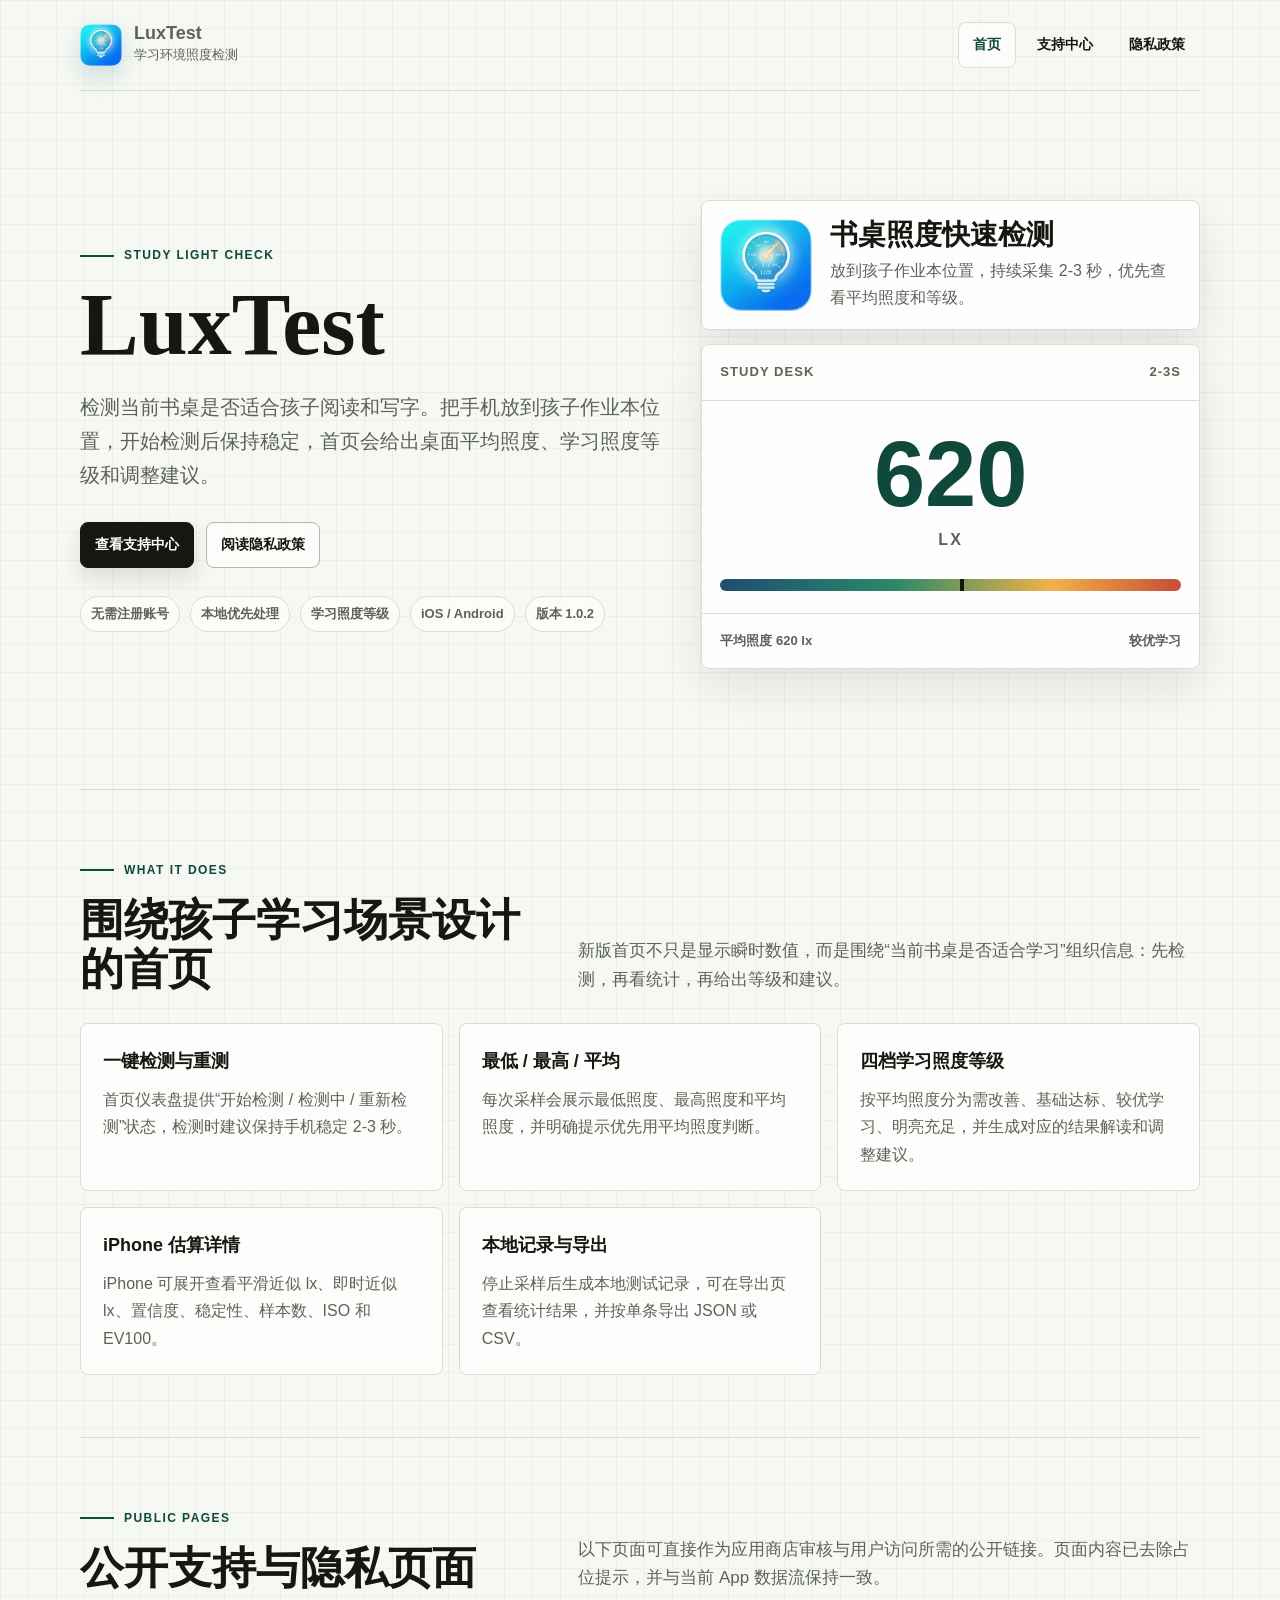
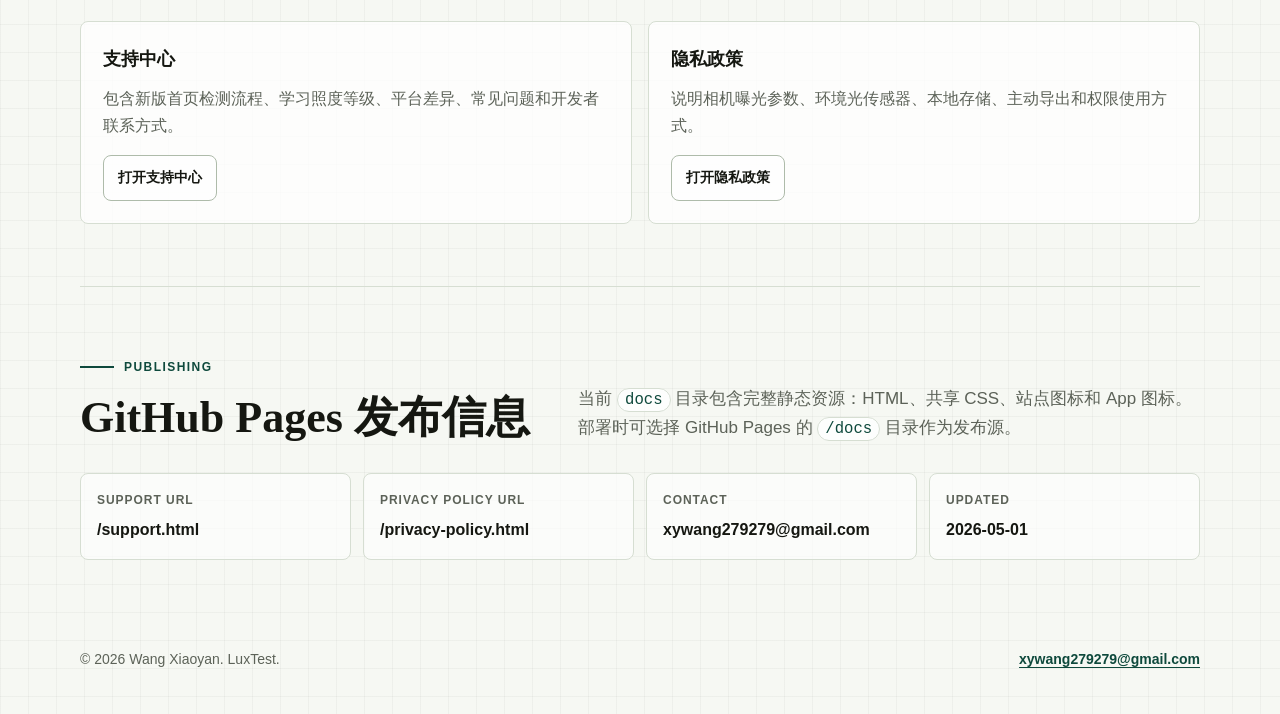
<file: index.html>
<!DOCTYPE html>
<html lang="zh-CN">
  <head>
    <meta charset="UTF-8" />
    <meta name="viewport" content="width=device-width, initial-scale=1" />
    <title>LuxTest - 学习环境照度检测工具</title>
    <meta
      name="description"
      content="LuxTest 用于检测当前书桌是否适合孩子阅读和写字，支持桌面平均照度、最低/最高/平均统计、学习照度等级、结果建议与本地记录导出。"
    />
    <meta name="robots" content="index, follow" />
    <meta name="theme-color" content="#f6f8f3" />
    <link rel="canonical" href="https://xywang279279-afk.github.io/luxTest-pages/" />
    <link rel="icon" href="./assets/favicon.png" type="image/png" />
    <link rel="apple-touch-icon" href="./assets/apple-touch-icon.png" />
    <link rel="stylesheet" href="./styles.css" />
    <meta property="og:type" content="website" />
    <meta property="og:site_name" content="LuxTest" />
    <meta property="og:title" content="LuxTest - 学习环境照度检测工具" />
    <meta
      property="og:description"
      content="检测书桌照度是否适合孩子学习，查看平均照度、等级判断与本地测试记录。"
    />
    <meta property="og:url" content="https://xywang279279-afk.github.io/luxTest-pages/" />
    <meta
      property="og:image"
      content="https://xywang279279-afk.github.io/luxTest-pages/assets/app-icon.png"
    />
    <script type="application/ld+json">
      {
        "@context": "https://schema.org",
        "@type": "SoftwareApplication",
        "name": "LuxTest",
        "applicationCategory": "UtilitiesApplication",
        "operatingSystem": "iOS, Android",
        "softwareVersion": "1.0.2",
        "url": "https://xywang279279-afk.github.io/luxTest-pages/",
        "description": "LuxTest 用于检测当前书桌是否适合孩子阅读和写字，支持桌面平均照度、最低/最高/平均统计、学习照度等级、结果建议与本地记录导出。",
        "offers": {
          "@type": "Offer",
          "price": "0",
          "priceCurrency": "USD"
        }
      }
    </script>
  </head>
  <body>
    <a class="skip-link" href="#main-content">跳到主要内容</a>

    <header class="site-header" aria-label="站点导航">
      <a class="brand" href="./index.html" aria-label="LuxTest 首页">
        <img src="./assets/app-icon.png" alt="" width="42" height="42" />
        <span><strong>LuxTest</strong>学习环境照度检测</span>
      </a>
      <nav class="site-nav" aria-label="主要页面">
        <a href="./index.html" aria-current="page">首页</a>
        <a href="./support.html">支持中心</a>
        <a href="./privacy-policy.html">隐私政策</a>
      </nav>
    </header>

    <main id="main-content" class="site-main">
      <section class="hero" aria-labelledby="hero-title">
        <div>
          <span class="eyebrow">Study Light Check</span>
          <h1 id="hero-title">LuxTest</h1>
          <p class="lead">
            检测当前书桌是否适合孩子阅读和写字。把手机放到孩子作业本位置，开始检测后保持稳定，首页会给出桌面平均照度、学习照度等级和调整建议。
          </p>
          <div class="hero-actions" aria-label="常用链接">
            <a class="button" href="./support.html">查看支持中心</a>
            <a class="button secondary" href="./privacy-policy.html">阅读隐私政策</a>
          </div>
          <ul class="hero-notes" aria-label="产品要点">
            <li>无需注册账号</li>
            <li>本地优先处理</li>
            <li>学习照度等级</li>
            <li>iOS / Android</li>
            <li>版本 1.0.2</li>
          </ul>
        </div>

        <div class="hero-visual" aria-label="LuxTest 测量界面示意">
          <div class="app-plate">
            <img src="./assets/app-icon.png" alt="LuxTest App 图标" width="92" height="92" />
            <div>
              <strong>书桌照度快速检测</strong>
              <span>放到孩子作业本位置，持续采集 2-3 秒，优先查看平均照度和等级。</span>
            </div>
          </div>
          <div class="meter-card">
            <div class="meter-header">
              <span>Study Desk</span>
              <span>2-3s</span>
            </div>
            <div class="meter-reading">
              <div class="lux-number">620</div>
              <div class="lux-unit">lx</div>
              <div class="meter-scale" aria-hidden="true"></div>
            </div>
            <div class="meter-footer">
              <span>平均照度 620 lx</span>
              <span>较优学习</span>
            </div>
          </div>
        </div>
      </section>

      <section class="section-band" aria-labelledby="features-title">
        <div class="section-heading">
          <div>
            <span class="eyebrow">What It Does</span>
            <h2 id="features-title">围绕孩子学习场景设计的首页</h2>
          </div>
          <p>
            新版首页不只是显示瞬时数值，而是围绕“当前书桌是否适合学习”组织信息：先检测，再看统计，再给出等级和建议。
          </p>
        </div>
        <div class="grid three">
          <article class="tile">
            <strong>一键检测与重测</strong>
            <p>首页仪表盘提供“开始检测 / 检测中 / 重新检测”状态，检测时建议保持手机稳定 2-3 秒。</p>
          </article>
          <article class="tile">
            <strong>最低 / 最高 / 平均</strong>
            <p>每次采样会展示最低照度、最高照度和平均照度，并明确提示优先用平均照度判断。</p>
          </article>
          <article class="tile">
            <strong>四档学习照度等级</strong>
            <p>按平均照度分为需改善、基础达标、较优学习、明亮充足，并生成对应的结果解读和调整建议。</p>
          </article>
          <article class="tile">
            <strong>iPhone 估算详情</strong>
            <p>iPhone 可展开查看平滑近似 lx、即时近似 lx、置信度、稳定性、样本数、ISO 和 EV100。</p>
          </article>
          <article class="tile">
            <strong>本地记录与导出</strong>
            <p>停止采样后生成本地测试记录，可在导出页查看统计结果，并按单条导出 JSON 或 CSV。</p>
          </article>
        </div>
      </section>

      <section class="section-band" aria-labelledby="resources-title">
        <div class="section-heading">
          <div>
            <span class="eyebrow">Public Pages</span>
            <h2 id="resources-title">公开支持与隐私页面</h2>
          </div>
          <p>
            以下页面可直接作为应用商店审核与用户访问所需的公开链接。页面内容已去除占位提示，并与当前 App 数据流保持一致。
          </p>
        </div>
        <div class="grid two">
          <article class="resource-card">
            <div>
              <strong>支持中心</strong>
              <p>包含新版首页检测流程、学习照度等级、平台差异、常见问题和开发者联系方式。</p>
            </div>
            <a class="button secondary" href="./support.html">打开支持中心</a>
          </article>
          <article class="resource-card">
            <div>
              <strong>隐私政策</strong>
              <p>说明相机曝光参数、环境光传感器、本地存储、主动导出和权限使用方式。</p>
            </div>
            <a class="button secondary" href="./privacy-policy.html">打开隐私政策</a>
          </article>
        </div>
      </section>

      <section class="section-band" aria-labelledby="release-title">
        <div class="section-heading">
          <div>
            <span class="eyebrow">Publishing</span>
            <h2 id="release-title">GitHub Pages 发布信息</h2>
          </div>
          <p>
            当前 <code>docs</code> 目录包含完整静态资源：HTML、共享 CSS、站点图标和 App 图标。部署时可选择 GitHub Pages 的
            <code>/docs</code> 目录作为发布源。
          </p>
        </div>
        <div class="legal-line" aria-label="站点元信息">
          <div>
            <span class="label">Support URL</span>
            <span class="value">/support.html</span>
          </div>
          <div>
            <span class="label">Privacy Policy URL</span>
            <span class="value">/privacy-policy.html</span>
          </div>
          <div>
            <span class="label">Contact</span>
            <span class="value">xywang279279@gmail.com</span>
          </div>
          <div>
            <span class="label">Updated</span>
            <span class="value">2026-05-01</span>
          </div>
        </div>
      </section>
    </main>

    <footer class="site-footer">
      <span>© 2026 Wang Xiaoyan. LuxTest.</span>
      <span><a href="mailto:xywang279279@gmail.com">xywang279279@gmail.com</a></span>
    </footer>
  </body>
</html>
</file>
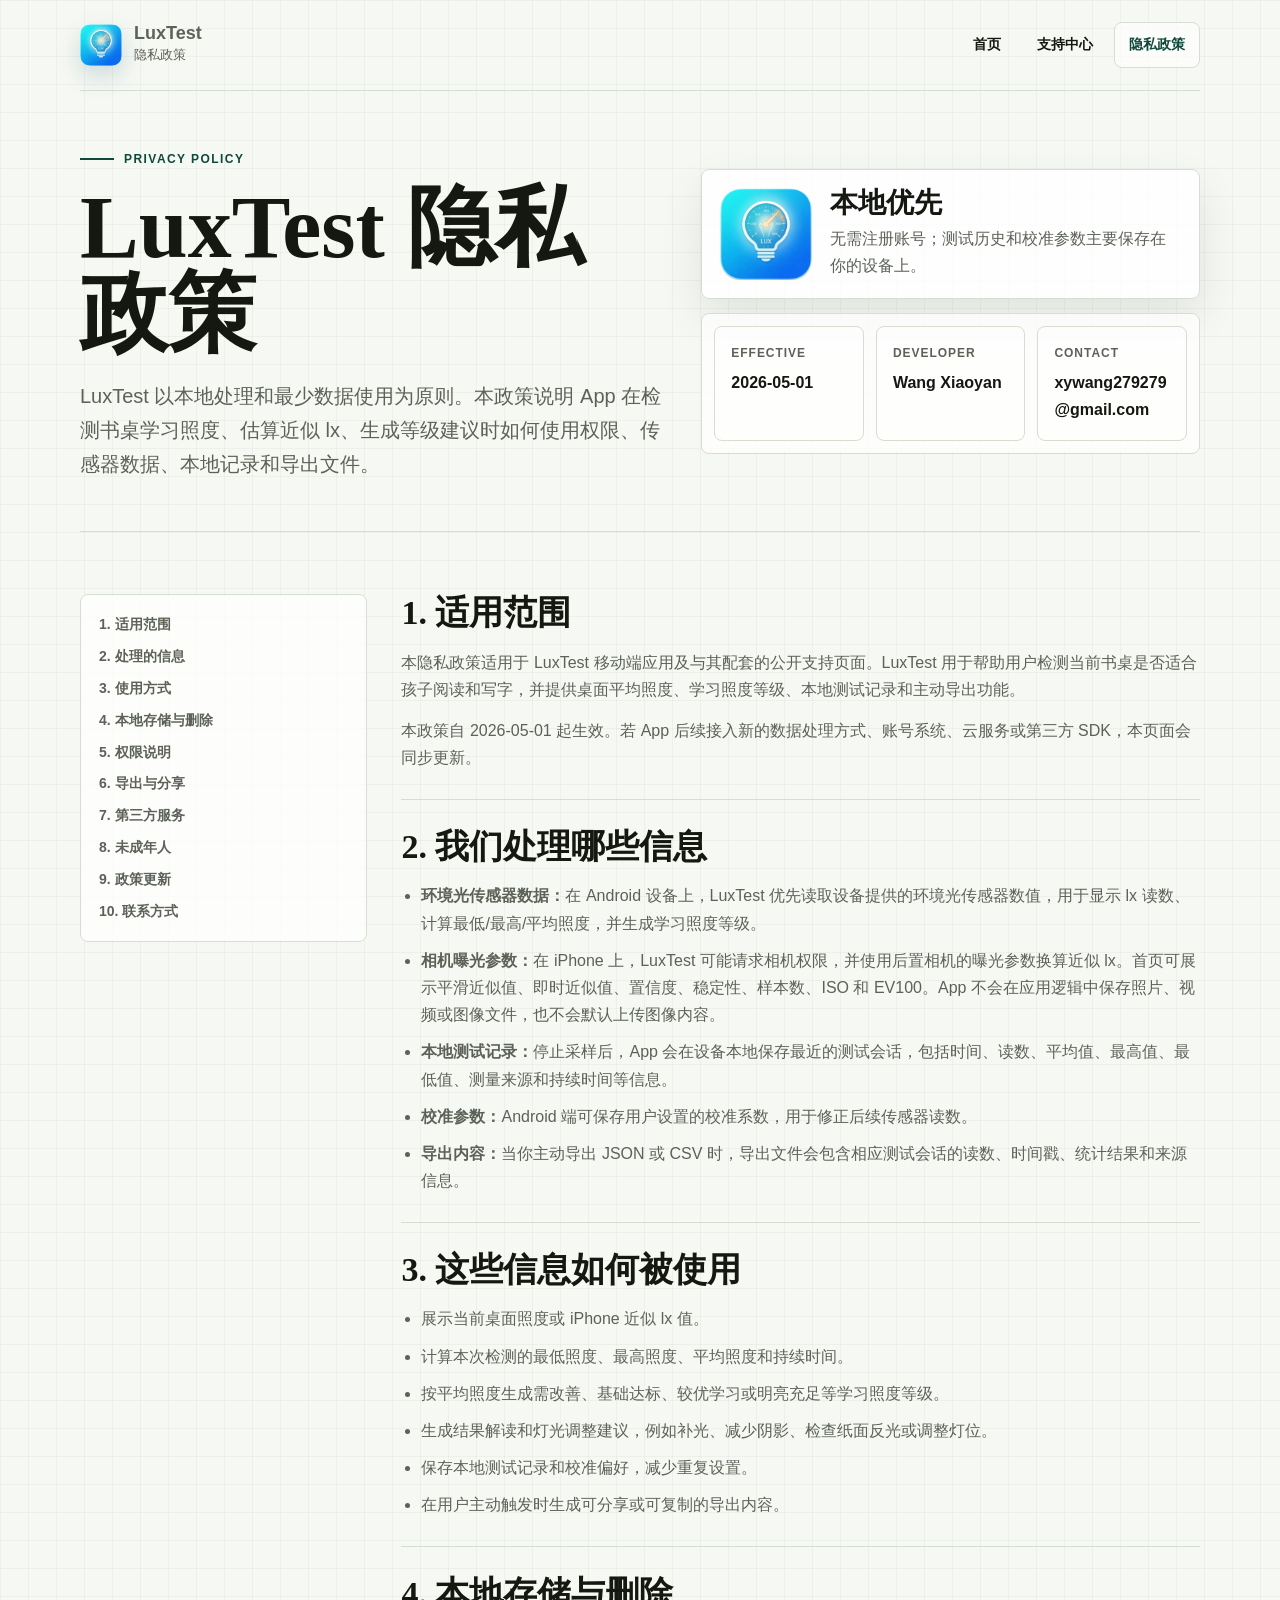
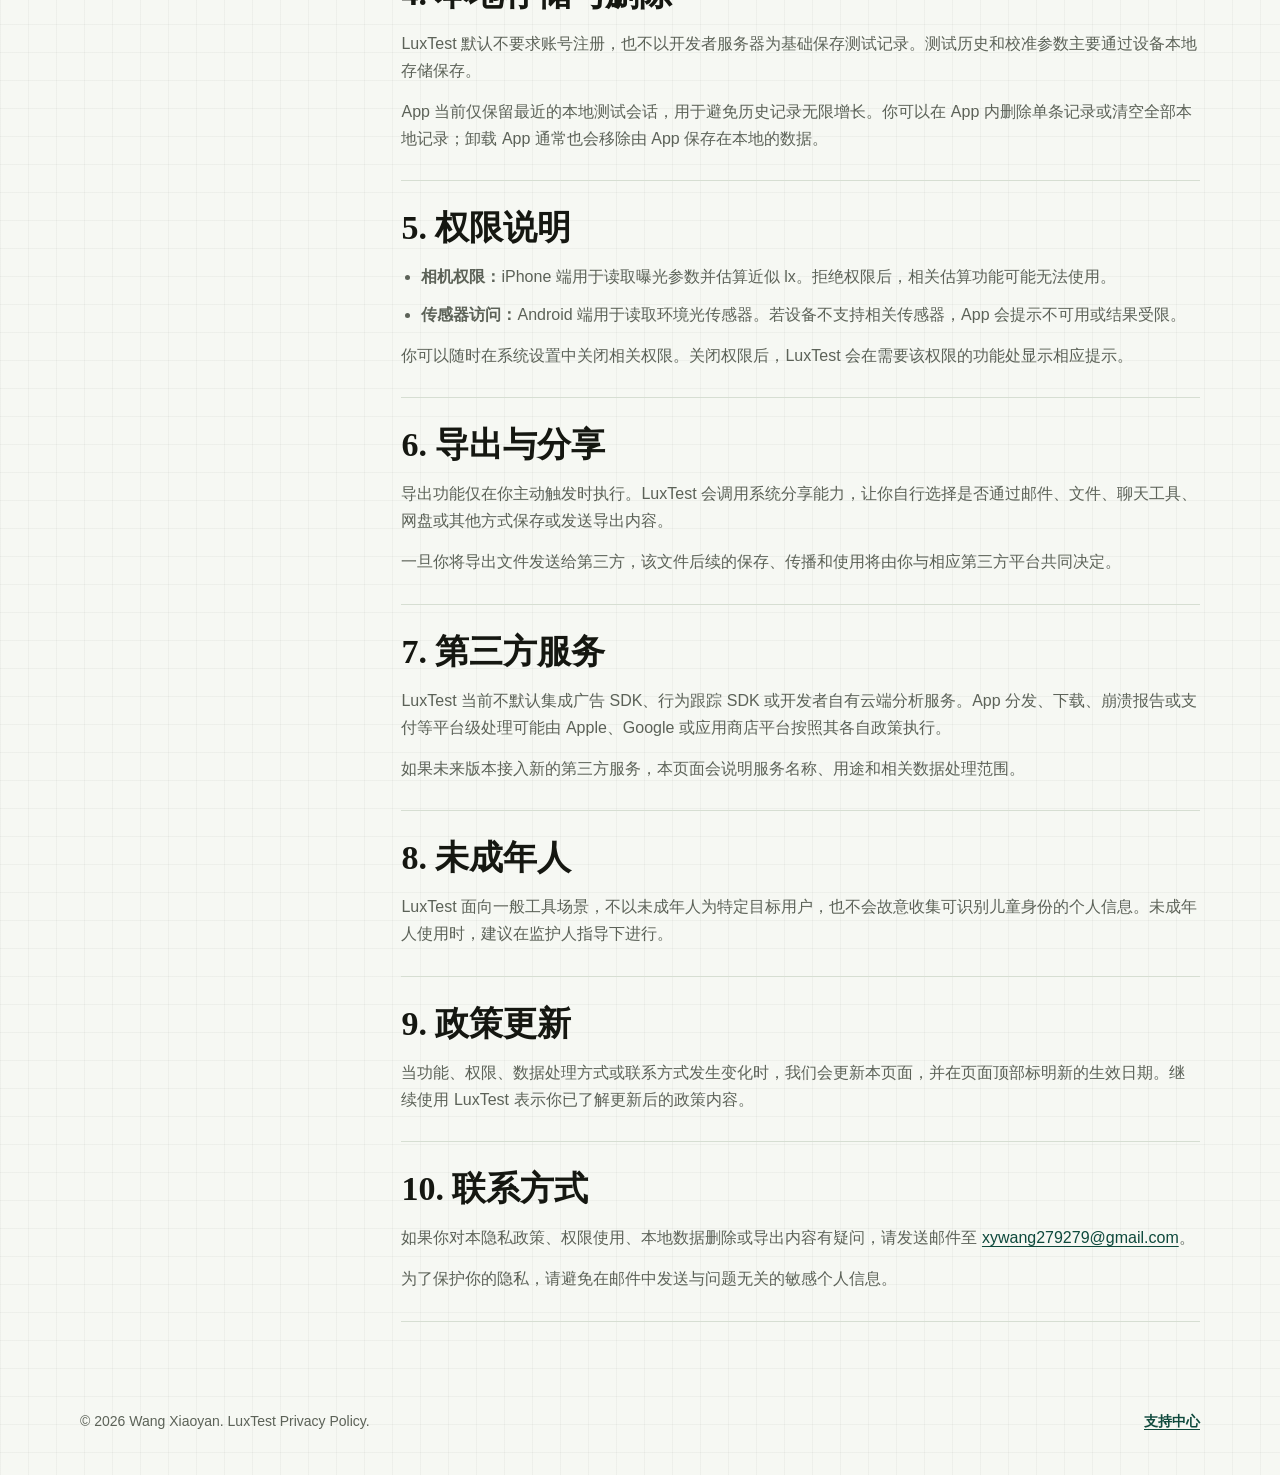
<file: privacy-policy.html>
<!DOCTYPE html>
<html lang="zh-CN">
  <head>
    <meta charset="UTF-8" />
    <meta name="viewport" content="width=device-width, initial-scale=1" />
    <title>LuxTest 隐私政策</title>
    <meta
      name="description"
      content="LuxTest 隐私政策，说明学习环境照度检测中的环境光传感器、相机曝光参数、本地测试记录、主动导出、权限使用和联系方式。"
    />
    <meta name="robots" content="index, follow" />
    <meta name="theme-color" content="#f6f8f3" />
    <link
      rel="canonical"
      href="https://xywang279279-afk.github.io/luxTest-pages/privacy-policy.html"
    />
    <link rel="icon" href="./assets/favicon.png" type="image/png" />
    <link rel="apple-touch-icon" href="./assets/apple-touch-icon.png" />
    <link rel="stylesheet" href="./styles.css" />
    <meta property="og:type" content="website" />
    <meta property="og:site_name" content="LuxTest" />
    <meta property="og:title" content="LuxTest 隐私政策" />
    <meta
      property="og:description"
      content="了解 LuxTest 在学习环境检测中如何处理传感器数据、相机曝光参数、本地测试记录和主动导出。"
    />
    <meta
      property="og:url"
      content="https://xywang279279-afk.github.io/luxTest-pages/privacy-policy.html"
    />
    <meta
      property="og:image"
      content="https://xywang279279-afk.github.io/luxTest-pages/assets/app-icon.png"
    />
    <script type="application/ld+json">
      {
        "@context": "https://schema.org",
        "@type": "WebPage",
        "name": "LuxTest 隐私政策",
        "url": "https://xywang279279-afk.github.io/luxTest-pages/privacy-policy.html",
        "dateModified": "2026-05-01",
        "isPartOf": {
          "@type": "WebSite",
          "name": "LuxTest"
        }
      }
    </script>
  </head>
  <body>
    <a class="skip-link" href="#main-content">跳到主要内容</a>

    <header class="site-header" aria-label="站点导航">
      <a class="brand" href="./index.html" aria-label="LuxTest 首页">
        <img src="./assets/app-icon.png" alt="" width="42" height="42" />
        <span><strong>LuxTest</strong>隐私政策</span>
      </a>
      <nav class="site-nav" aria-label="主要页面">
        <a href="./index.html">首页</a>
        <a href="./support.html">支持中心</a>
        <a href="./privacy-policy.html" aria-current="page">隐私政策</a>
      </nav>
    </header>

    <main id="main-content" class="site-main policy-page">
      <section class="hero compact" aria-labelledby="privacy-title">
        <div>
          <span class="eyebrow">Privacy Policy</span>
          <h1 id="privacy-title">LuxTest 隐私政策</h1>
          <p class="lead">
            LuxTest 以本地处理和最少数据使用为原则。本政策说明 App 在检测书桌学习照度、估算近似 lx、生成等级建议时如何使用权限、传感器数据、本地记录和导出文件。
          </p>
        </div>

        <aside class="hero-visual" aria-label="隐私摘要">
          <div class="app-plate">
            <img src="./assets/app-icon.png" alt="LuxTest App 图标" width="92" height="92" />
            <div>
              <strong>本地优先</strong>
              <span>无需注册账号；测试历史和校准参数主要保存在你的设备上。</span>
            </div>
          </div>
          <div class="policy-summary">
            <div>
              <span class="label">Effective</span>
              <span class="value">2026-05-01</span>
            </div>
            <div>
              <span class="label">Developer</span>
              <span class="value">Wang Xiaoyan</span>
            </div>
            <div>
              <span class="label">Contact</span>
              <span class="value">xywang279279@gmail.com</span>
            </div>
          </div>
        </aside>
      </section>

      <section class="section-band" aria-label="隐私政策正文">
        <div class="policy-layout">
          <nav class="toc" aria-label="隐私政策目录">
            <a href="#overview">1. 适用范围</a>
            <a href="#information">2. 处理的信息</a>
            <a href="#use">3. 使用方式</a>
            <a href="#storage">4. 本地存储与删除</a>
            <a href="#permissions">5. 权限说明</a>
            <a href="#sharing">6. 导出与分享</a>
            <a href="#third-parties">7. 第三方服务</a>
            <a href="#children">8. 未成年人</a>
            <a href="#changes">9. 政策更新</a>
            <a href="#contact">10. 联系方式</a>
          </nav>

          <div>
            <section id="overview" class="policy-section">
              <h2>1. 适用范围</h2>
              <p>
                本隐私政策适用于 LuxTest 移动端应用及与其配套的公开支持页面。LuxTest 用于帮助用户检测当前书桌是否适合孩子阅读和写字，并提供桌面平均照度、学习照度等级、本地测试记录和主动导出功能。
              </p>
              <p>
                本政策自 2026-05-01 起生效。若 App 后续接入新的数据处理方式、账号系统、云服务或第三方 SDK，本页面会同步更新。
              </p>
            </section>

            <section id="information" class="policy-section">
              <h2>2. 我们处理哪些信息</h2>
              <ul>
                <li>
                  <strong>环境光传感器数据：</strong>在 Android 设备上，LuxTest 优先读取设备提供的环境光传感器数值，用于显示 lx 读数、计算最低/最高/平均照度，并生成学习照度等级。
                </li>
                <li>
                  <strong>相机曝光参数：</strong>在 iPhone 上，LuxTest 可能请求相机权限，并使用后置相机的曝光参数换算近似 lx。首页可展示平滑近似值、即时近似值、置信度、稳定性、样本数、ISO 和 EV100。App 不会在应用逻辑中保存照片、视频或图像文件，也不会默认上传图像内容。
                </li>
                <li>
                  <strong>本地测试记录：</strong>停止采样后，App 会在设备本地保存最近的测试会话，包括时间、读数、平均值、最高值、最低值、测量来源和持续时间等信息。
                </li>
                <li>
                  <strong>校准参数：</strong>Android 端可保存用户设置的校准系数，用于修正后续传感器读数。
                </li>
                <li>
                  <strong>导出内容：</strong>当你主动导出 JSON 或 CSV 时，导出文件会包含相应测试会话的读数、时间戳、统计结果和来源信息。
                </li>
              </ul>
            </section>

            <section id="use" class="policy-section">
              <h2>3. 这些信息如何被使用</h2>
              <ul>
                <li>展示当前桌面照度或 iPhone 近似 lx 值。</li>
                <li>计算本次检测的最低照度、最高照度、平均照度和持续时间。</li>
                <li>按平均照度生成需改善、基础达标、较优学习或明亮充足等学习照度等级。</li>
                <li>生成结果解读和灯光调整建议，例如补光、减少阴影、检查纸面反光或调整灯位。</li>
                <li>保存本地测试记录和校准偏好，减少重复设置。</li>
                <li>在用户主动触发时生成可分享或可复制的导出内容。</li>
              </ul>
            </section>

            <section id="storage" class="policy-section">
              <h2>4. 本地存储与删除</h2>
              <p>
                LuxTest 默认不要求账号注册，也不以开发者服务器为基础保存测试记录。测试历史和校准参数主要通过设备本地存储保存。
              </p>
              <p>
                App 当前仅保留最近的本地测试会话，用于避免历史记录无限增长。你可以在 App 内删除单条记录或清空全部本地记录；卸载 App 通常也会移除由 App 保存在本地的数据。
              </p>
            </section>

            <section id="permissions" class="policy-section">
              <h2>5. 权限说明</h2>
              <ul>
                <li>
                  <strong>相机权限：</strong>iPhone 端用于读取曝光参数并估算近似 lx。拒绝权限后，相关估算功能可能无法使用。
                </li>
                <li>
                  <strong>传感器访问：</strong>Android 端用于读取环境光传感器。若设备不支持相关传感器，App 会提示不可用或结果受限。
                </li>
              </ul>
              <p>
                你可以随时在系统设置中关闭相关权限。关闭权限后，LuxTest 会在需要该权限的功能处显示相应提示。
              </p>
            </section>

            <section id="sharing" class="policy-section">
              <h2>6. 导出与分享</h2>
              <p>
                导出功能仅在你主动触发时执行。LuxTest 会调用系统分享能力，让你自行选择是否通过邮件、文件、聊天工具、网盘或其他方式保存或发送导出内容。
              </p>
              <p>
                一旦你将导出文件发送给第三方，该文件后续的保存、传播和使用将由你与相应第三方平台共同决定。
              </p>
            </section>

            <section id="third-parties" class="policy-section">
              <h2>7. 第三方服务</h2>
              <p>
                LuxTest 当前不默认集成广告 SDK、行为跟踪 SDK 或开发者自有云端分析服务。App 分发、下载、崩溃报告或支付等平台级处理可能由 Apple、Google 或应用商店平台按照其各自政策执行。
              </p>
              <p>
                如果未来版本接入新的第三方服务，本页面会说明服务名称、用途和相关数据处理范围。
              </p>
            </section>

            <section id="children" class="policy-section">
              <h2>8. 未成年人</h2>
              <p>
                LuxTest 面向一般工具场景，不以未成年人为特定目标用户，也不会故意收集可识别儿童身份的个人信息。未成年人使用时，建议在监护人指导下进行。
              </p>
            </section>

            <section id="changes" class="policy-section">
              <h2>9. 政策更新</h2>
              <p>
                当功能、权限、数据处理方式或联系方式发生变化时，我们会更新本页面，并在页面顶部标明新的生效日期。继续使用 LuxTest 表示你已了解更新后的政策内容。
              </p>
            </section>

            <section id="contact" class="policy-section">
              <h2>10. 联系方式</h2>
              <p>
                如果你对本隐私政策、权限使用、本地数据删除或导出内容有疑问，请发送邮件至
                <a href="mailto:xywang279279@gmail.com?subject=LuxTest%20Privacy">xywang279279@gmail.com</a>。
              </p>
              <p>
                为了保护你的隐私，请避免在邮件中发送与问题无关的敏感个人信息。
              </p>
            </section>
          </div>
        </div>
      </section>
    </main>

    <footer class="site-footer">
      <span>© 2026 Wang Xiaoyan. LuxTest Privacy Policy.</span>
      <span><a href="./support.html">支持中心</a></span>
    </footer>
  </body>
</html>
</file>
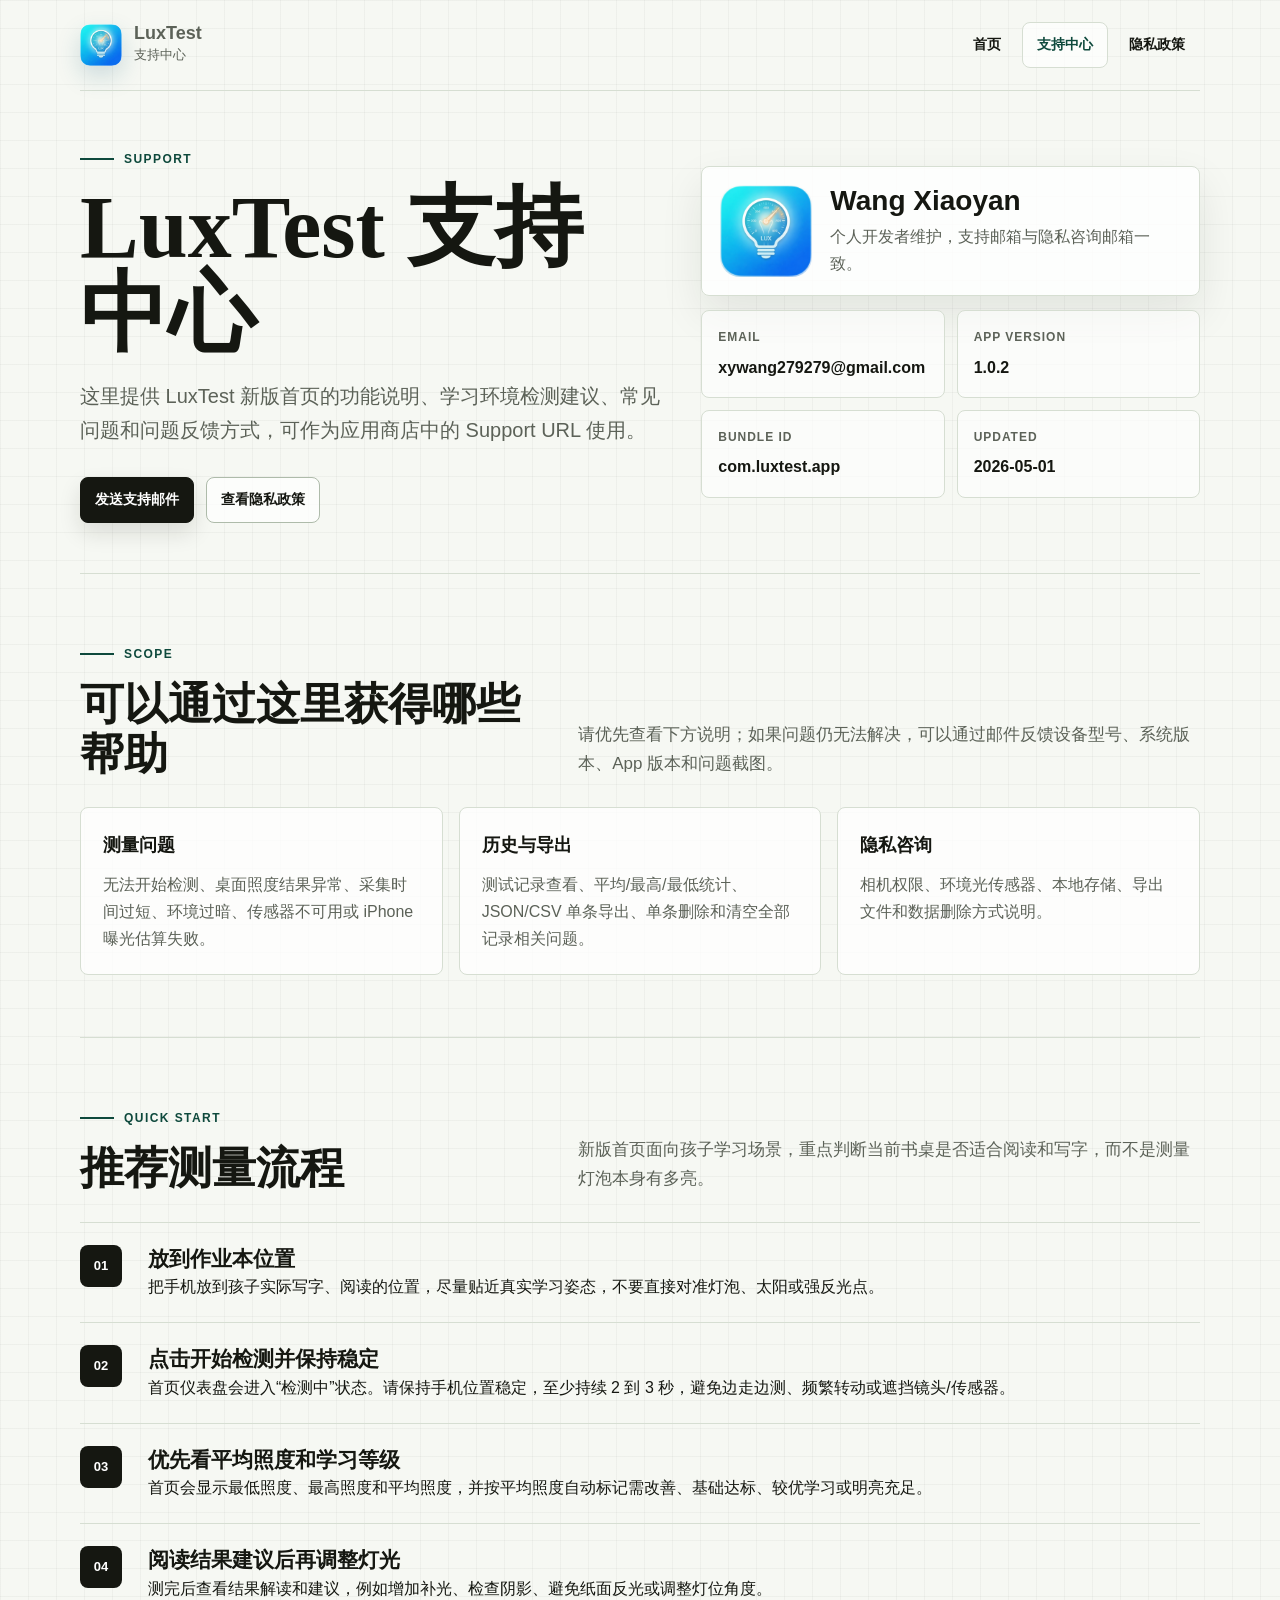
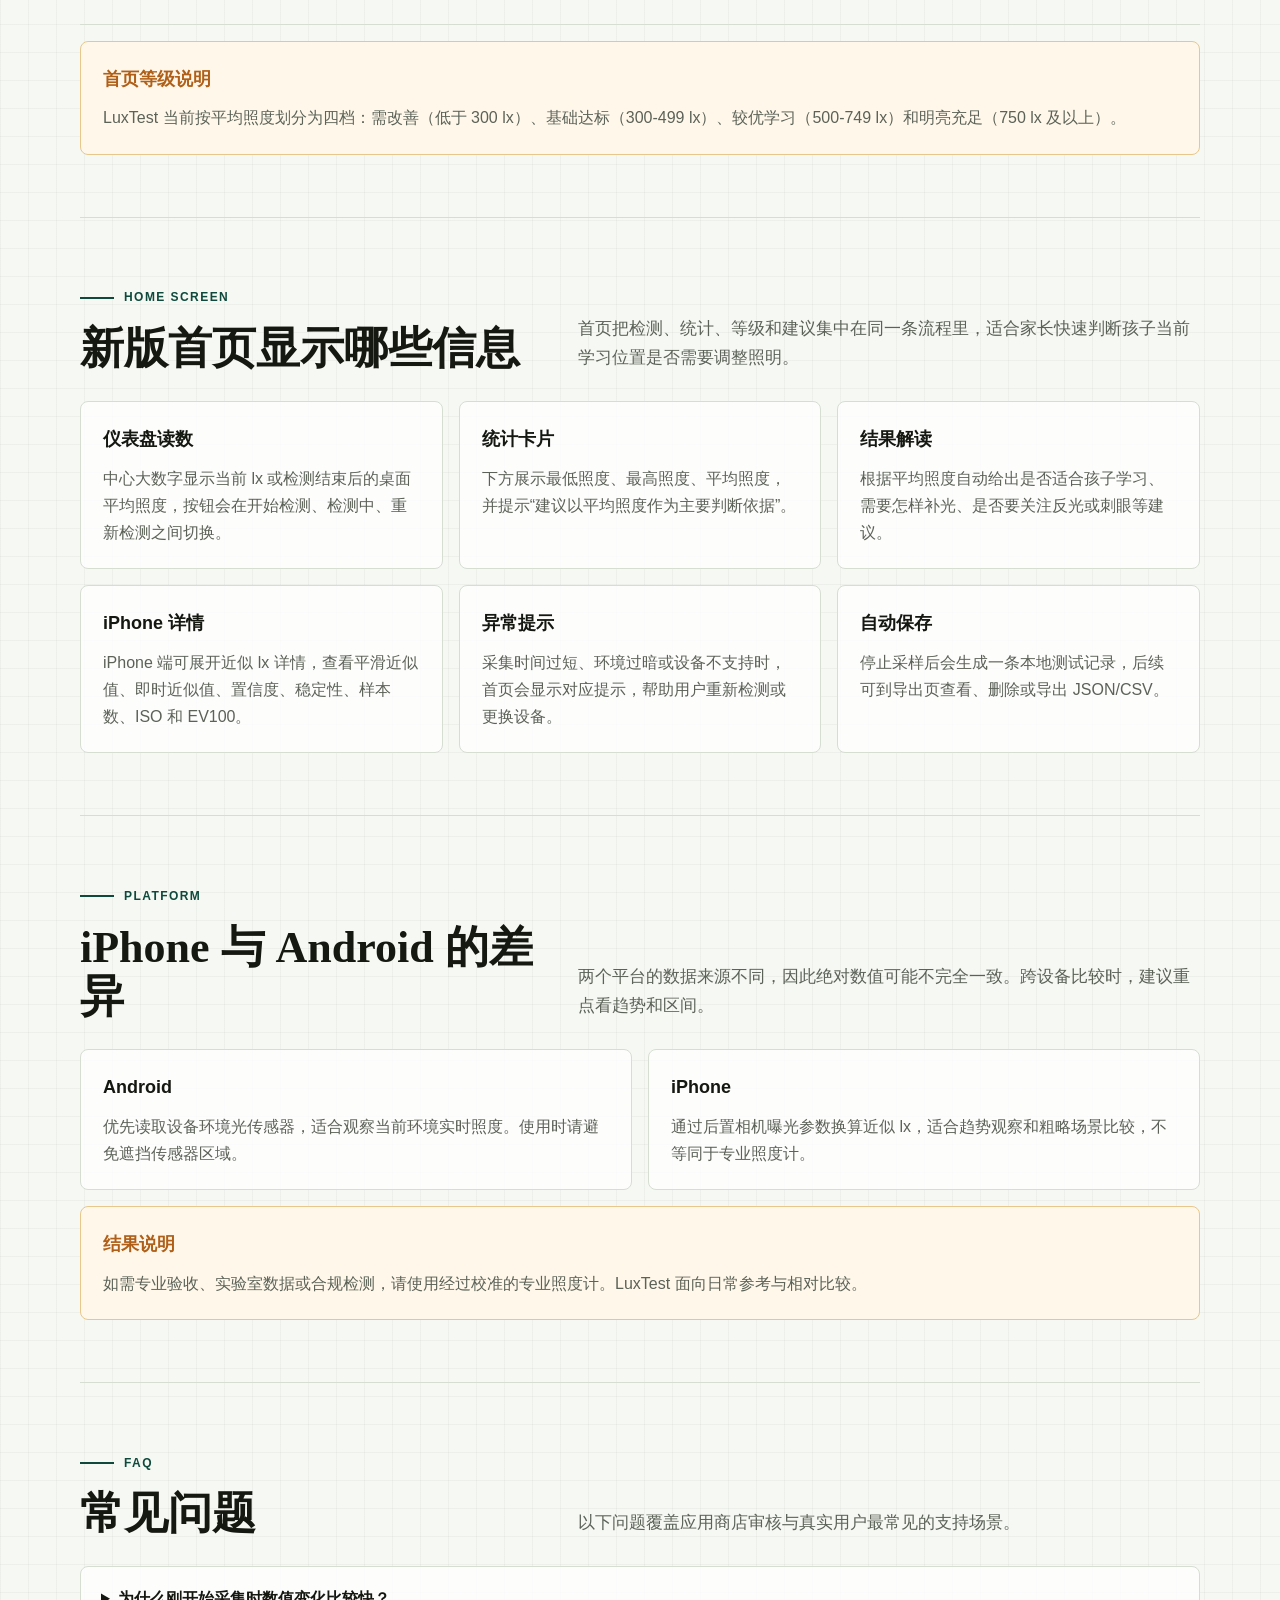
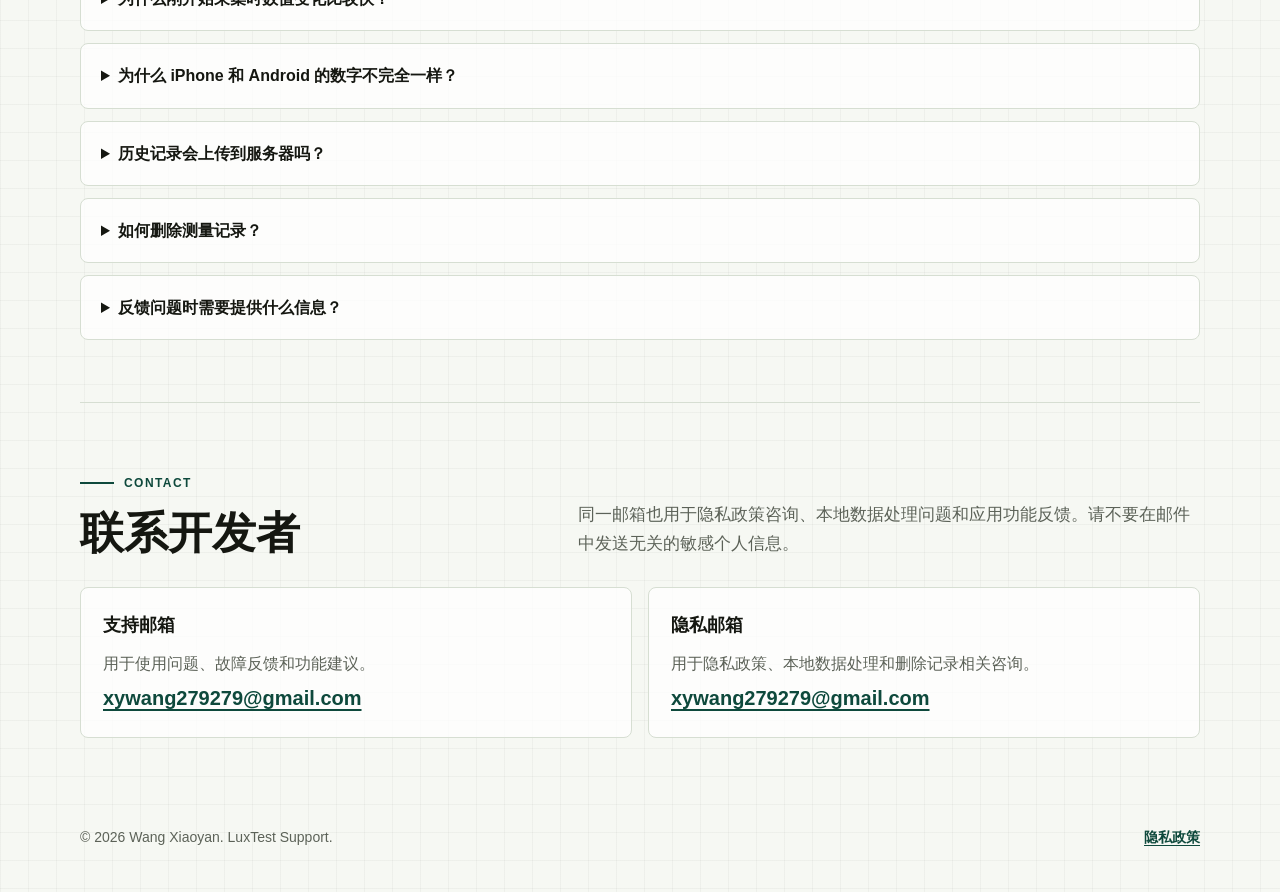
<file: support.html>
<!DOCTYPE html>
<html lang="zh-CN">
  <head>
    <meta charset="UTF-8" />
    <meta name="viewport" content="width=device-width, initial-scale=1" />
    <title>LuxTest 支持中心</title>
    <meta
      name="description"
      content="LuxTest 官方支持中心，提供学习环境照度检测、首页功能、学习照度等级、平台差异、常见问题和联系邮箱。"
    />
    <meta name="robots" content="index, follow" />
    <meta name="theme-color" content="#f6f8f3" />
    <link
      rel="canonical"
      href="https://xywang279279-afk.github.io/luxTest-pages/support.html"
    />
    <link rel="icon" href="./assets/favicon.png" type="image/png" />
    <link rel="apple-touch-icon" href="./assets/apple-touch-icon.png" />
    <link rel="stylesheet" href="./styles.css" />
    <meta property="og:type" content="website" />
    <meta property="og:site_name" content="LuxTest" />
    <meta property="og:title" content="LuxTest 支持中心" />
    <meta
      property="og:description"
      content="获取 LuxTest 学习环境检测流程、首页功能说明、常见问题解答和问题反馈方式。"
    />
    <meta
      property="og:url"
      content="https://xywang279279-afk.github.io/luxTest-pages/support.html"
    />
    <meta
      property="og:image"
      content="https://xywang279279-afk.github.io/luxTest-pages/assets/app-icon.png"
    />
    <script type="application/ld+json">
      {
        "@context": "https://schema.org",
        "@type": "ContactPage",
        "name": "LuxTest 支持中心",
        "url": "https://xywang279279-afk.github.io/luxTest-pages/support.html",
        "about": {
          "@type": "SoftwareApplication",
          "name": "LuxTest"
        },
        "email": "xywang279279@gmail.com"
      }
    </script>
  </head>
  <body>
    <a class="skip-link" href="#main-content">跳到主要内容</a>

    <header class="site-header" aria-label="站点导航">
      <a class="brand" href="./index.html" aria-label="LuxTest 首页">
        <img src="./assets/app-icon.png" alt="" width="42" height="42" />
        <span><strong>LuxTest</strong>支持中心</span>
      </a>
      <nav class="site-nav" aria-label="主要页面">
        <a href="./index.html">首页</a>
        <a href="./support.html" aria-current="page">支持中心</a>
        <a href="./privacy-policy.html">隐私政策</a>
      </nav>
    </header>

    <main id="main-content" class="site-main support-page">
      <section class="hero compact" aria-labelledby="support-title">
        <div>
          <span class="eyebrow">Support</span>
          <h1 id="support-title">LuxTest 支持中心</h1>
          <p class="lead">
            这里提供 LuxTest 新版首页的功能说明、学习环境检测建议、常见问题和问题反馈方式，可作为应用商店中的
            Support URL 使用。
          </p>
          <div class="hero-actions">
            <a class="button" href="mailto:xywang279279@gmail.com?subject=LuxTest%20Support">
              发送支持邮件
            </a>
            <a class="button secondary" href="./privacy-policy.html">查看隐私政策</a>
          </div>
        </div>

        <aside class="hero-visual" aria-label="支持信息摘要">
          <div class="app-plate">
            <img src="./assets/app-icon.png" alt="LuxTest App 图标" width="92" height="92" />
            <div>
              <strong>Wang Xiaoyan</strong>
              <span>个人开发者维护，支持邮箱与隐私咨询邮箱一致。</span>
            </div>
          </div>
          <div class="legal-line">
            <div>
              <span class="label">Email</span>
              <span class="value">xywang279279@gmail.com</span>
            </div>
            <div>
              <span class="label">App Version</span>
              <span class="value">1.0.2</span>
            </div>
            <div>
              <span class="label">Bundle ID</span>
              <span class="value">com.luxtest.app</span>
            </div>
            <div>
              <span class="label">Updated</span>
              <span class="value">2026-05-01</span>
            </div>
          </div>
        </aside>
      </section>

      <section class="section-band" aria-labelledby="scope-title">
        <div class="section-heading">
          <div>
            <span class="eyebrow">Scope</span>
            <h2 id="scope-title">可以通过这里获得哪些帮助</h2>
          </div>
          <p>
            请优先查看下方说明；如果问题仍无法解决，可以通过邮件反馈设备型号、系统版本、App 版本和问题截图。
          </p>
        </div>
        <div class="grid three">
          <article class="tile">
            <strong>测量问题</strong>
            <p>无法开始检测、桌面照度结果异常、采集时间过短、环境过暗、传感器不可用或 iPhone 曝光估算失败。</p>
          </article>
          <article class="tile">
            <strong>历史与导出</strong>
            <p>测试记录查看、平均/最高/最低统计、JSON/CSV 单条导出、单条删除和清空全部记录相关问题。</p>
          </article>
          <article class="tile">
            <strong>隐私咨询</strong>
            <p>相机权限、环境光传感器、本地存储、导出文件和数据删除方式说明。</p>
          </article>
        </div>
      </section>

      <section class="section-band" aria-labelledby="quick-start-title">
        <div class="section-heading">
          <div>
            <span class="eyebrow">Quick Start</span>
            <h2 id="quick-start-title">推荐测量流程</h2>
          </div>
          <p>
            新版首页面向孩子学习场景，重点判断当前书桌是否适合阅读和写字，而不是测量灯泡本身有多亮。
          </p>
        </div>
        <div class="steps">
          <article class="step">
            <div>
              <h3>放到作业本位置</h3>
              <p>把手机放到孩子实际写字、阅读的位置，尽量贴近真实学习姿态，不要直接对准灯泡、太阳或强反光点。</p>
            </div>
          </article>
          <article class="step">
            <div>
              <h3>点击开始检测并保持稳定</h3>
              <p>首页仪表盘会进入“检测中”状态。请保持手机位置稳定，至少持续 2 到 3 秒，避免边走边测、频繁转动或遮挡镜头/传感器。</p>
            </div>
          </article>
          <article class="step">
            <div>
              <h3>优先看平均照度和学习等级</h3>
              <p>首页会显示最低照度、最高照度和平均照度，并按平均照度自动标记需改善、基础达标、较优学习或明亮充足。</p>
            </div>
          </article>
          <article class="step">
            <div>
              <h3>阅读结果建议后再调整灯光</h3>
              <p>测完后查看结果解读和建议，例如增加补光、检查阴影、避免纸面反光或调整灯位角度。</p>
            </div>
          </article>
        </div>
        <div class="notice spaced">
          <strong>首页等级说明</strong>
          <p>
            LuxTest 当前按平均照度划分为四档：需改善（低于 300 lx）、基础达标（300-499 lx）、较优学习（500-749 lx）和明亮充足（750 lx 及以上）。
          </p>
        </div>
      </section>

      <section class="section-band" aria-labelledby="homepage-title">
        <div class="section-heading">
          <div>
            <span class="eyebrow">Home Screen</span>
            <h2 id="homepage-title">新版首页显示哪些信息</h2>
          </div>
          <p>
            首页把检测、统计、等级和建议集中在同一条流程里，适合家长快速判断孩子当前学习位置是否需要调整照明。
          </p>
        </div>
        <div class="grid three">
          <article class="tile">
            <strong>仪表盘读数</strong>
            <p>中心大数字显示当前 lx 或检测结束后的桌面平均照度，按钮会在开始检测、检测中、重新检测之间切换。</p>
          </article>
          <article class="tile">
            <strong>统计卡片</strong>
            <p>下方展示最低照度、最高照度、平均照度，并提示“建议以平均照度作为主要判断依据”。</p>
          </article>
          <article class="tile">
            <strong>结果解读</strong>
            <p>根据平均照度自动给出是否适合孩子学习、需要怎样补光、是否要关注反光或刺眼等建议。</p>
          </article>
          <article class="tile">
            <strong>iPhone 详情</strong>
            <p>iPhone 端可展开近似 lx 详情，查看平滑近似值、即时近似值、置信度、稳定性、样本数、ISO 和 EV100。</p>
          </article>
          <article class="tile">
            <strong>异常提示</strong>
            <p>采集时间过短、环境过暗或设备不支持时，首页会显示对应提示，帮助用户重新检测或更换设备。</p>
          </article>
          <article class="tile">
            <strong>自动保存</strong>
            <p>停止采样后会生成一条本地测试记录，后续可到导出页查看、删除或导出 JSON/CSV。</p>
          </article>
        </div>
      </section>

      <section class="section-band" aria-labelledby="platform-title">
        <div class="section-heading">
          <div>
            <span class="eyebrow">Platform</span>
            <h2 id="platform-title">iPhone 与 Android 的差异</h2>
          </div>
          <p>
            两个平台的数据来源不同，因此绝对数值可能不完全一致。跨设备比较时，建议重点看趋势和区间。
          </p>
        </div>
        <div class="grid two">
          <article class="tile">
            <strong>Android</strong>
            <p>
              优先读取设备环境光传感器，适合观察当前环境实时照度。使用时请避免遮挡传感器区域。
            </p>
          </article>
          <article class="tile">
            <strong>iPhone</strong>
            <p>
              通过后置相机曝光参数换算近似 lx，适合趋势观察和粗略场景比较，不等同于专业照度计。
            </p>
          </article>
        </div>
        <div class="notice spaced">
          <strong>结果说明</strong>
          <p>
            如需专业验收、实验室数据或合规检测，请使用经过校准的专业照度计。LuxTest 面向日常参考与相对比较。
          </p>
        </div>
      </section>

      <section class="section-band" aria-labelledby="faq-title">
        <div class="section-heading">
          <div>
            <span class="eyebrow">FAQ</span>
            <h2 id="faq-title">常见问题</h2>
          </div>
          <p>以下问题覆盖应用商店审核与真实用户最常见的支持场景。</p>
        </div>
        <div class="faq">
          <details>
            <summary>为什么刚开始采集时数值变化比较快？</summary>
            <p>
              设备需要短暂适应当前环境。尤其在 iPhone 上，自动曝光会持续调整，因此建议先保持稳定几秒，再观察平均照度和学习等级。
            </p>
          </details>
          <details>
            <summary>为什么 iPhone 和 Android 的数字不完全一样？</summary>
            <p>
              Android 通常来自环境光传感器，iPhone 来自相机曝光参数换算。两者硬件和算法不同，更适合做各自设备上的趋势观察。
            </p>
          </details>
          <details>
            <summary>历史记录会上传到服务器吗？</summary>
            <p>
              不会默认上传。测试历史、校准参数等数据主要保存在你的设备本地；导出只在你主动触发系统分享或复制时发生。
            </p>
          </details>
          <details>
            <summary>如何删除测量记录？</summary>
            <p>
              你可以在 App 内删除单条测试记录或清空全部本地记录。卸载 App 通常也会移除由 App 保存在本地的数据。
            </p>
          </details>
          <details>
            <summary>反馈问题时需要提供什么信息？</summary>
            <p>
              请尽量提供设备型号、系统版本、LuxTest 版本、问题发生步骤、截图，以及是否正在使用 iPhone 估算或 Android 传感器测量。
            </p>
          </details>
        </div>
      </section>

      <section class="section-band" aria-labelledby="contact-title">
        <div class="section-heading">
          <div>
            <span class="eyebrow">Contact</span>
            <h2 id="contact-title">联系开发者</h2>
          </div>
          <p>
            同一邮箱也用于隐私政策咨询、本地数据处理问题和应用功能反馈。请不要在邮件中发送无关的敏感个人信息。
          </p>
        </div>
        <div class="grid two">
          <div class="contact-block">
            <strong>支持邮箱</strong>
            <p>用于使用问题、故障反馈和功能建议。</p>
            <a href="mailto:xywang279279@gmail.com?subject=LuxTest%20Support">
              xywang279279@gmail.com
            </a>
          </div>
          <div class="contact-block">
            <strong>隐私邮箱</strong>
            <p>用于隐私政策、本地数据处理和删除记录相关咨询。</p>
            <a href="mailto:xywang279279@gmail.com?subject=LuxTest%20Privacy">
              xywang279279@gmail.com
            </a>
          </div>
        </div>
      </section>
    </main>

    <footer class="site-footer">
      <span>© 2026 Wang Xiaoyan. LuxTest Support.</span>
      <span><a href="./privacy-policy.html">隐私政策</a></span>
    </footer>
  </body>
</html>
</file>
<file: styles.css>
:root {
  color-scheme: light;
  --paper: #f6f8f3;
  --paper-strong: #ffffff;
  --paper-soft: #eef4ef;
  --ink: #151711;
  --ink-muted: #5c6258;
  --line: #d6ded2;
  --line-strong: #aebbaa;
  --green: #14745d;
  --green-dark: #0e493c;
  --blue: #0f5872;
  --amber: #b05f18;
  --red: #b13d30;
  --shadow: 0 18px 44px rgba(26, 34, 23, 0.09);
  --radius: 8px;
  --max-width: 1120px;
}

* {
  box-sizing: border-box;
}

html {
  scroll-behavior: smooth;
}

body {
  margin: 0;
  min-width: 320px;
  color: var(--ink);
  background:
    linear-gradient(90deg, rgba(21, 23, 17, 0.035) 1px, transparent 1px),
    linear-gradient(rgba(21, 23, 17, 0.035) 1px, transparent 1px),
    var(--paper);
  background-size: 28px 28px;
  font-family:
    "Avenir Next", "PingFang SC", "Hiragino Sans GB", "Microsoft YaHei",
    sans-serif;
  line-height: 1.7;
  text-rendering: optimizeLegibility;
}

img,
svg {
  max-width: 100%;
  display: block;
}

a {
  color: var(--green-dark);
  text-underline-offset: 0.18em;
}

a:hover {
  color: var(--amber);
}

:focus-visible {
  outline: 3px solid rgba(20, 116, 93, 0.35);
  outline-offset: 3px;
}

.skip-link {
  position: absolute;
  left: 16px;
  top: 12px;
  z-index: 20;
  transform: translateY(-140%);
  padding: 10px 14px;
  border: 1px solid var(--line-strong);
  border-radius: var(--radius);
  background: var(--paper-strong);
  color: var(--ink);
  font-weight: 700;
  text-decoration: none;
}

.skip-link:focus {
  transform: translateY(0);
}

.site-header,
.site-main,
.site-footer {
  width: min(var(--max-width), calc(100% - 40px));
  margin: 0 auto;
}

.site-header {
  display: flex;
  align-items: center;
  justify-content: space-between;
  gap: 24px;
  padding: 22px 0;
}

.brand {
  display: inline-flex;
  align-items: center;
  gap: 12px;
  color: var(--ink);
  text-decoration: none;
}

.brand img {
  width: 42px;
  height: 42px;
  border-radius: 10px;
  box-shadow: 0 10px 24px rgba(15, 88, 114, 0.18);
}

.brand span {
  display: block;
  font-size: 13px;
  color: var(--ink-muted);
}

.brand strong {
  display: block;
  font-size: 18px;
  line-height: 1.1;
}

.site-nav {
  display: flex;
  flex-wrap: wrap;
  justify-content: flex-end;
  gap: 6px;
}

.site-nav a,
.button {
  display: inline-flex;
  align-items: center;
  justify-content: center;
  min-height: 42px;
  padding: 10px 14px;
  border: 1px solid transparent;
  border-radius: var(--radius);
  color: var(--ink);
  font-size: 14px;
  font-weight: 700;
  text-decoration: none;
  transition:
    background-color 160ms ease,
    border-color 160ms ease,
    color 160ms ease,
    transform 160ms ease;
}

.site-nav a:hover,
.site-nav a[aria-current="page"] {
  border-color: var(--line);
  background: rgba(255, 255, 255, 0.7);
  color: var(--green-dark);
}

.button {
  border-color: var(--ink);
  background: var(--ink);
  color: #fff;
  box-shadow: 0 10px 22px rgba(21, 23, 17, 0.12);
}

.button:hover {
  transform: translateY(-1px);
  background: var(--green-dark);
  border-color: var(--green-dark);
  color: #fff;
}

.button.secondary {
  background: rgba(255, 255, 255, 0.72);
  color: var(--ink);
  border-color: var(--line-strong);
  box-shadow: none;
}

.button.secondary:hover {
  color: var(--green-dark);
  border-color: var(--green);
  background: #fff;
}

.hero {
  display: grid;
  grid-template-columns: minmax(0, 1.08fr) minmax(310px, 0.92fr);
  gap: 36px;
  align-items: center;
  min-height: min(700px, calc(100vh - 88px));
  padding: 54px 0 64px;
  border-top: 1px solid var(--line);
  border-bottom: 1px solid var(--line);
}

.hero.compact {
  min-height: auto;
  padding: 50px 0;
}

.eyebrow {
  display: inline-flex;
  align-items: center;
  gap: 10px;
  margin-bottom: 16px;
  color: var(--green-dark);
  font-size: 12px;
  font-weight: 800;
  letter-spacing: 0.12em;
  text-transform: uppercase;
}

.eyebrow::before {
  content: "";
  width: 34px;
  height: 2px;
  background: currentColor;
}

h1,
h2,
h3 {
  margin: 0;
  font-family:
    "Songti SC", "Noto Serif CJK SC", "STSong", Georgia, serif;
  letter-spacing: 0;
  color: var(--ink);
}

h1 {
  max-width: 11ch;
  font-size: clamp(46px, 8vw, 88px);
  line-height: 0.98;
}

.policy-page h1,
.support-page h1 {
  max-width: 12ch;
}

h2 {
  font-size: clamp(28px, 4vw, 44px);
  line-height: 1.12;
}

h3 {
  font-size: 21px;
  line-height: 1.35;
}

p {
  margin: 0;
}

.lead {
  max-width: 680px;
  margin-top: 22px;
  color: var(--ink-muted);
  font-size: clamp(17px, 2vw, 20px);
}

.hero-actions {
  display: flex;
  flex-wrap: wrap;
  gap: 12px;
  margin-top: 30px;
}

.hero-notes {
  display: flex;
  flex-wrap: wrap;
  gap: 10px;
  margin: 28px 0 0;
  padding: 0;
  list-style: none;
}

.hero-notes li,
.pill {
  display: inline-flex;
  align-items: center;
  min-height: 32px;
  padding: 6px 10px;
  border: 1px solid var(--line);
  border-radius: 999px;
  background: rgba(255, 255, 255, 0.68);
  color: var(--ink-muted);
  font-size: 13px;
  font-weight: 700;
}

.hero-visual {
  position: relative;
  display: grid;
  gap: 14px;
  justify-items: stretch;
}

.app-plate,
.meter-card {
  border: 1px solid var(--line);
  border-radius: var(--radius);
  background: rgba(255, 255, 255, 0.82);
  box-shadow: var(--shadow);
}

.app-plate {
  display: grid;
  grid-template-columns: 92px minmax(0, 1fr);
  gap: 18px;
  align-items: center;
  padding: 18px;
}

.app-plate img {
  width: 92px;
  height: 92px;
  border-radius: 20px;
}

.app-plate strong {
  display: block;
  font-size: 28px;
  line-height: 1.05;
}

.app-plate span {
  display: block;
  margin-top: 8px;
  color: var(--ink-muted);
}

.meter-card {
  overflow: hidden;
}

.meter-header,
.meter-footer {
  display: flex;
  justify-content: space-between;
  gap: 12px;
  padding: 16px 18px;
  border-bottom: 1px solid var(--line);
  color: var(--ink-muted);
  font-size: 13px;
  font-weight: 800;
  letter-spacing: 0.08em;
  text-transform: uppercase;
}

.meter-footer {
  border-top: 1px solid var(--line);
  border-bottom: 0;
  letter-spacing: 0;
  text-transform: none;
}

.meter-reading {
  padding: 30px 18px 22px;
  text-align: center;
}

.lux-number {
  font-family:
    "Avenir Next", "PingFang SC", "Hiragino Sans GB", "Microsoft YaHei",
    sans-serif;
  font-size: clamp(56px, 9vw, 92px);
  font-weight: 800;
  line-height: 0.95;
  color: var(--green-dark);
}

.lux-unit {
  margin-top: 8px;
  color: var(--ink-muted);
  font-weight: 800;
  letter-spacing: 0.14em;
  text-transform: uppercase;
}

.meter-scale {
  position: relative;
  height: 12px;
  margin: 26px auto 0;
  overflow: hidden;
  border-radius: 999px;
  background:
    linear-gradient(90deg, #1f4d72 0%, #2b8968 38%, #f0b24a 72%, #c94c37 100%);
}

.meter-scale::after {
  content: "";
  position: absolute;
  left: 52%;
  top: -5px;
  width: 4px;
  height: 22px;
  border-radius: 999px;
  background: var(--ink);
}

.section-band {
  padding: 62px 0;
  border-bottom: 1px solid var(--line);
}

.section-band:last-child {
  border-bottom: 0;
}

.section-heading {
  display: grid;
  grid-template-columns: minmax(0, 0.75fr) minmax(0, 1fr);
  gap: 32px;
  align-items: end;
  margin-bottom: 28px;
}

.section-heading p {
  color: var(--ink-muted);
  font-size: 17px;
}

.grid {
  display: grid;
  gap: 16px;
}

.grid.two {
  grid-template-columns: repeat(2, minmax(0, 1fr));
}

.grid.three {
  grid-template-columns: repeat(3, minmax(0, 1fr));
}

.tile,
.resource-card,
.contact-block,
.notice,
.policy-summary {
  border: 1px solid var(--line);
  border-radius: var(--radius);
  background: rgba(255, 255, 255, 0.76);
}

.tile,
.resource-card,
.contact-block,
.notice {
  padding: 22px;
}

.tile strong,
.resource-card strong,
.contact-block strong,
.notice strong {
  display: block;
  margin-bottom: 10px;
  color: var(--ink);
  font-size: 18px;
}

.tile p,
.resource-card p,
.contact-block p,
.notice p,
.policy-summary p,
.policy-section p,
.policy-section li,
.support-list li {
  color: var(--ink-muted);
}

.resource-card {
  display: grid;
  gap: 16px;
}

.resource-card .button {
  width: fit-content;
}

.contact-block a {
  display: inline-block;
  margin-top: 4px;
  overflow-wrap: anywhere;
  font-size: 20px;
  font-weight: 800;
}

.notice {
  background: #fff8ea;
  border-color: #e7c78c;
}

.notice.spaced {
  margin-top: 16px;
}

.notice strong {
  color: var(--amber);
}

.legal-line {
  display: grid;
  grid-template-columns: repeat(4, minmax(0, 1fr));
  gap: 12px;
  margin-top: 30px;
}

.hero-visual .legal-line {
  grid-template-columns: repeat(2, minmax(0, 1fr));
  margin-top: 0;
}

.legal-line div,
.policy-summary div {
  padding: 16px;
  border: 1px solid var(--line);
  border-radius: var(--radius);
  background: rgba(255, 255, 255, 0.62);
}

.label {
  display: block;
  margin-bottom: 6px;
  color: var(--ink-muted);
  font-size: 12px;
  font-weight: 800;
  letter-spacing: 0.08em;
  text-transform: uppercase;
}

.value {
  display: block;
  color: var(--ink);
  font-weight: 800;
  overflow-wrap: anywhere;
}

.steps {
  counter-reset: step;
  display: grid;
  gap: 0;
  border-top: 1px solid var(--line);
}

.step {
  counter-increment: step;
  display: grid;
  grid-template-columns: 52px minmax(0, 1fr);
  gap: 16px;
  padding: 22px 0;
  border-bottom: 1px solid var(--line);
}

.step::before {
  content: counter(step, decimal-leading-zero);
  display: grid;
  place-items: center;
  width: 42px;
  height: 42px;
  border-radius: var(--radius);
  background: var(--ink);
  color: #fff;
  font-size: 13px;
  font-weight: 800;
}

.support-list,
.policy-section ul {
  margin: 0;
  padding-left: 20px;
}

.support-list li + li,
.policy-section li + li {
  margin-top: 10px;
}

.faq {
  display: grid;
  gap: 12px;
}

details {
  border: 1px solid var(--line);
  border-radius: var(--radius);
  background: rgba(255, 255, 255, 0.76);
}

summary {
  cursor: pointer;
  padding: 18px 20px;
  color: var(--ink);
  font-weight: 800;
}

details p {
  padding: 0 20px 20px;
  color: var(--ink-muted);
}

.policy-summary {
  display: grid;
  grid-template-columns: repeat(3, minmax(0, 1fr));
  gap: 12px;
  padding: 12px;
}

.policy-layout {
  display: grid;
  grid-template-columns: minmax(220px, 0.36fr) minmax(0, 1fr);
  gap: 34px;
  align-items: start;
}

.toc {
  position: sticky;
  top: 18px;
  display: grid;
  gap: 8px;
  padding: 18px;
  border: 1px solid var(--line);
  border-radius: var(--radius);
  background: rgba(255, 255, 255, 0.76);
}

.toc a {
  color: var(--ink-muted);
  font-size: 14px;
  font-weight: 700;
  text-decoration: none;
}

.toc a:hover {
  color: var(--green-dark);
}

.policy-section {
  padding: 28px 0;
  border-bottom: 1px solid var(--line);
}

.policy-section:first-child {
  padding-top: 0;
}

.policy-section h2 {
  margin-bottom: 16px;
  font-size: clamp(24px, 3vw, 34px);
}

.policy-section p + p,
.policy-section p + ul,
.policy-section ul + p {
  margin-top: 14px;
}

code {
  padding: 2px 7px;
  border: 1px solid var(--line);
  border-radius: 999px;
  background: rgba(255, 255, 255, 0.82);
  color: var(--green-dark);
  font-family:
    "SFMono-Regular", Consolas, "Liberation Mono", monospace;
  font-size: 0.92em;
}

.site-footer {
  display: flex;
  justify-content: space-between;
  gap: 20px;
  padding: 26px 0 42px;
  color: var(--ink-muted);
  font-size: 14px;
}

.site-footer a {
  font-weight: 800;
}

@media (prefers-reduced-motion: reduce) {
  *,
  *::before,
  *::after {
    scroll-behavior: auto !important;
    transition: none !important;
  }
}

@media (max-width: 900px) {
  .site-header {
    align-items: flex-start;
    flex-direction: column;
  }

  .site-nav {
    justify-content: flex-start;
  }

  .hero,
  .section-heading,
  .grid.two,
  .grid.three,
  .policy-layout,
  .policy-summary {
    grid-template-columns: 1fr;
  }

  .hero {
    min-height: auto;
  }

  .legal-line {
    grid-template-columns: repeat(2, minmax(0, 1fr));
  }

  .toc {
    position: static;
  }
}

@media (max-width: 640px) {
  .site-header,
  .site-main,
  .site-footer {
    width: min(var(--max-width), calc(100% - 24px));
  }

  .site-header {
    padding: 16px 0;
  }

  .site-nav {
    width: 100%;
  }

  .site-nav a {
    flex: 1 1 auto;
  }

  .hero,
  .hero.compact {
    gap: 24px;
    padding: 34px 0 42px;
  }

  h1 {
    font-size: 44px;
  }

  .app-plate {
    grid-template-columns: 72px minmax(0, 1fr);
  }

  .app-plate img {
    width: 72px;
    height: 72px;
    border-radius: 16px;
  }

  .app-plate strong {
    font-size: 23px;
  }

  .section-band {
    padding: 42px 0;
  }

  .legal-line {
    grid-template-columns: 1fr;
  }

  .step {
    grid-template-columns: 1fr;
  }

  .site-footer {
    flex-direction: column;
  }
}
</file>
